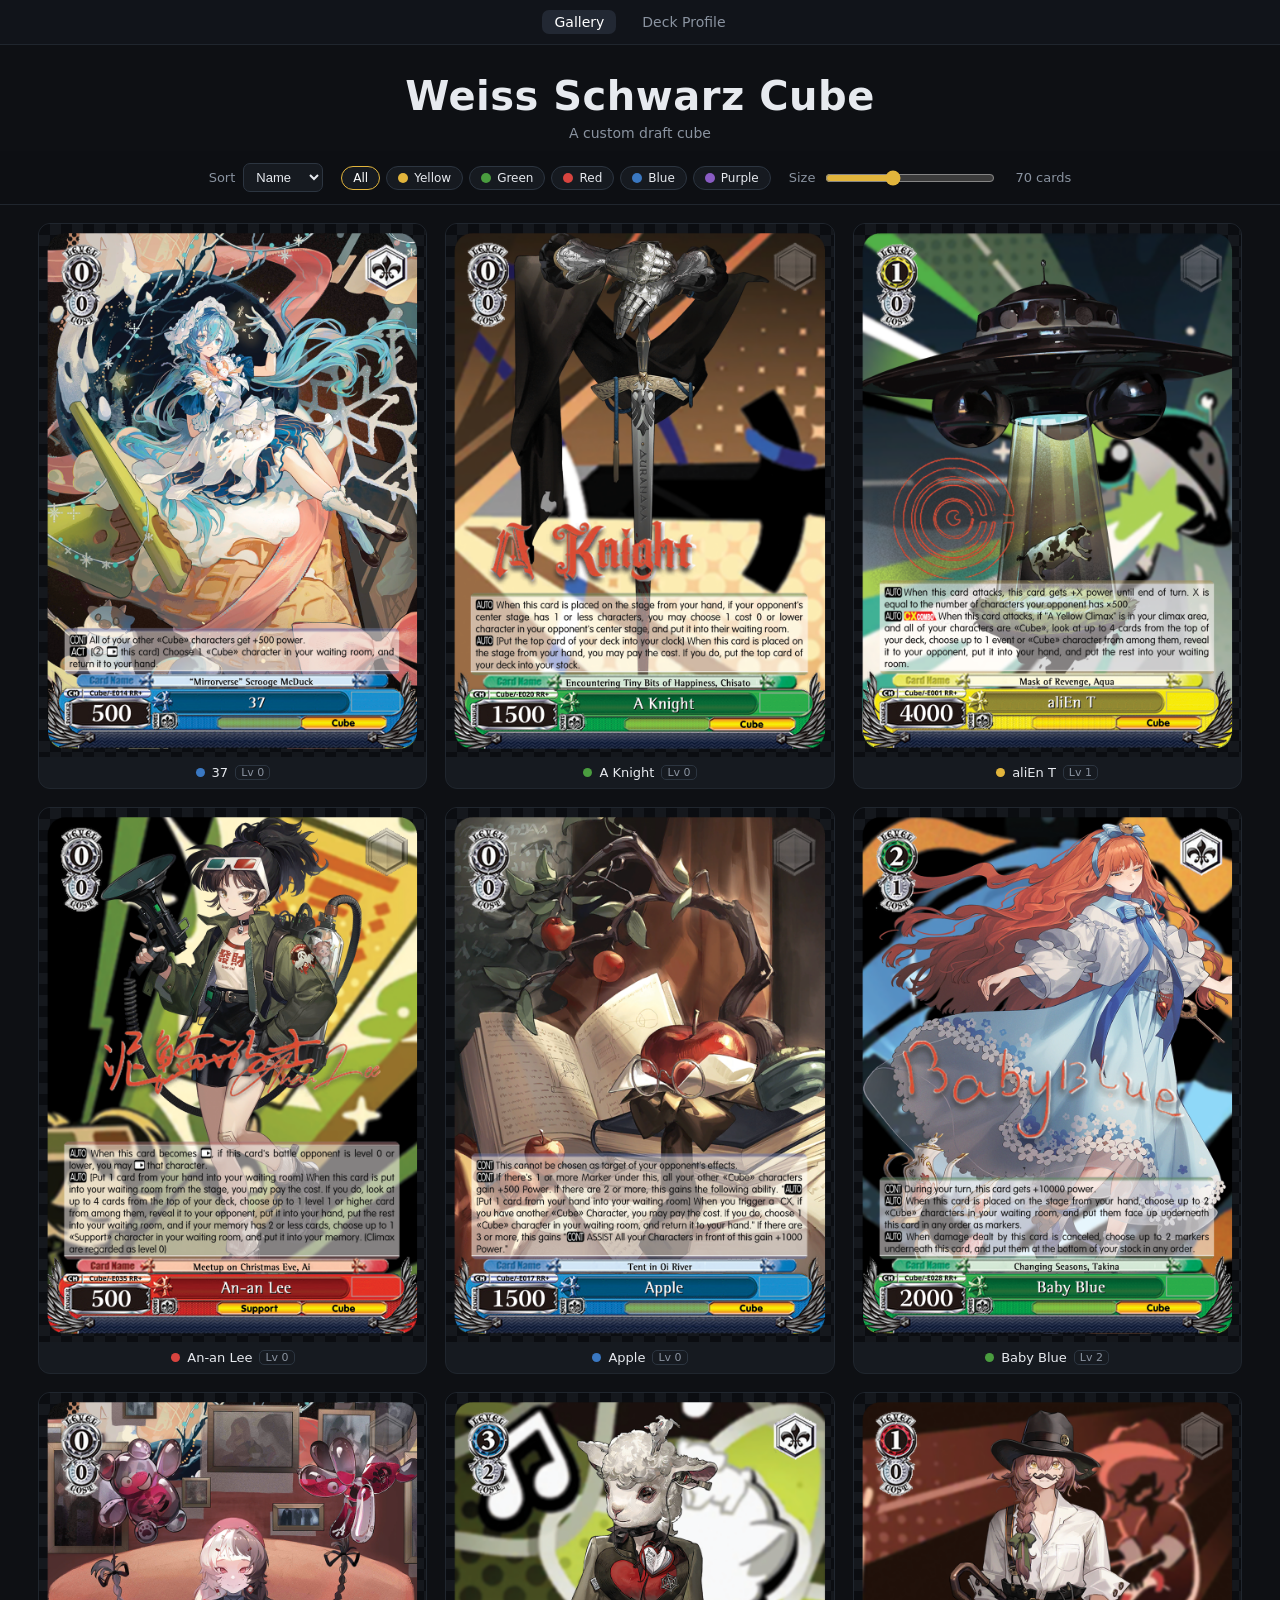
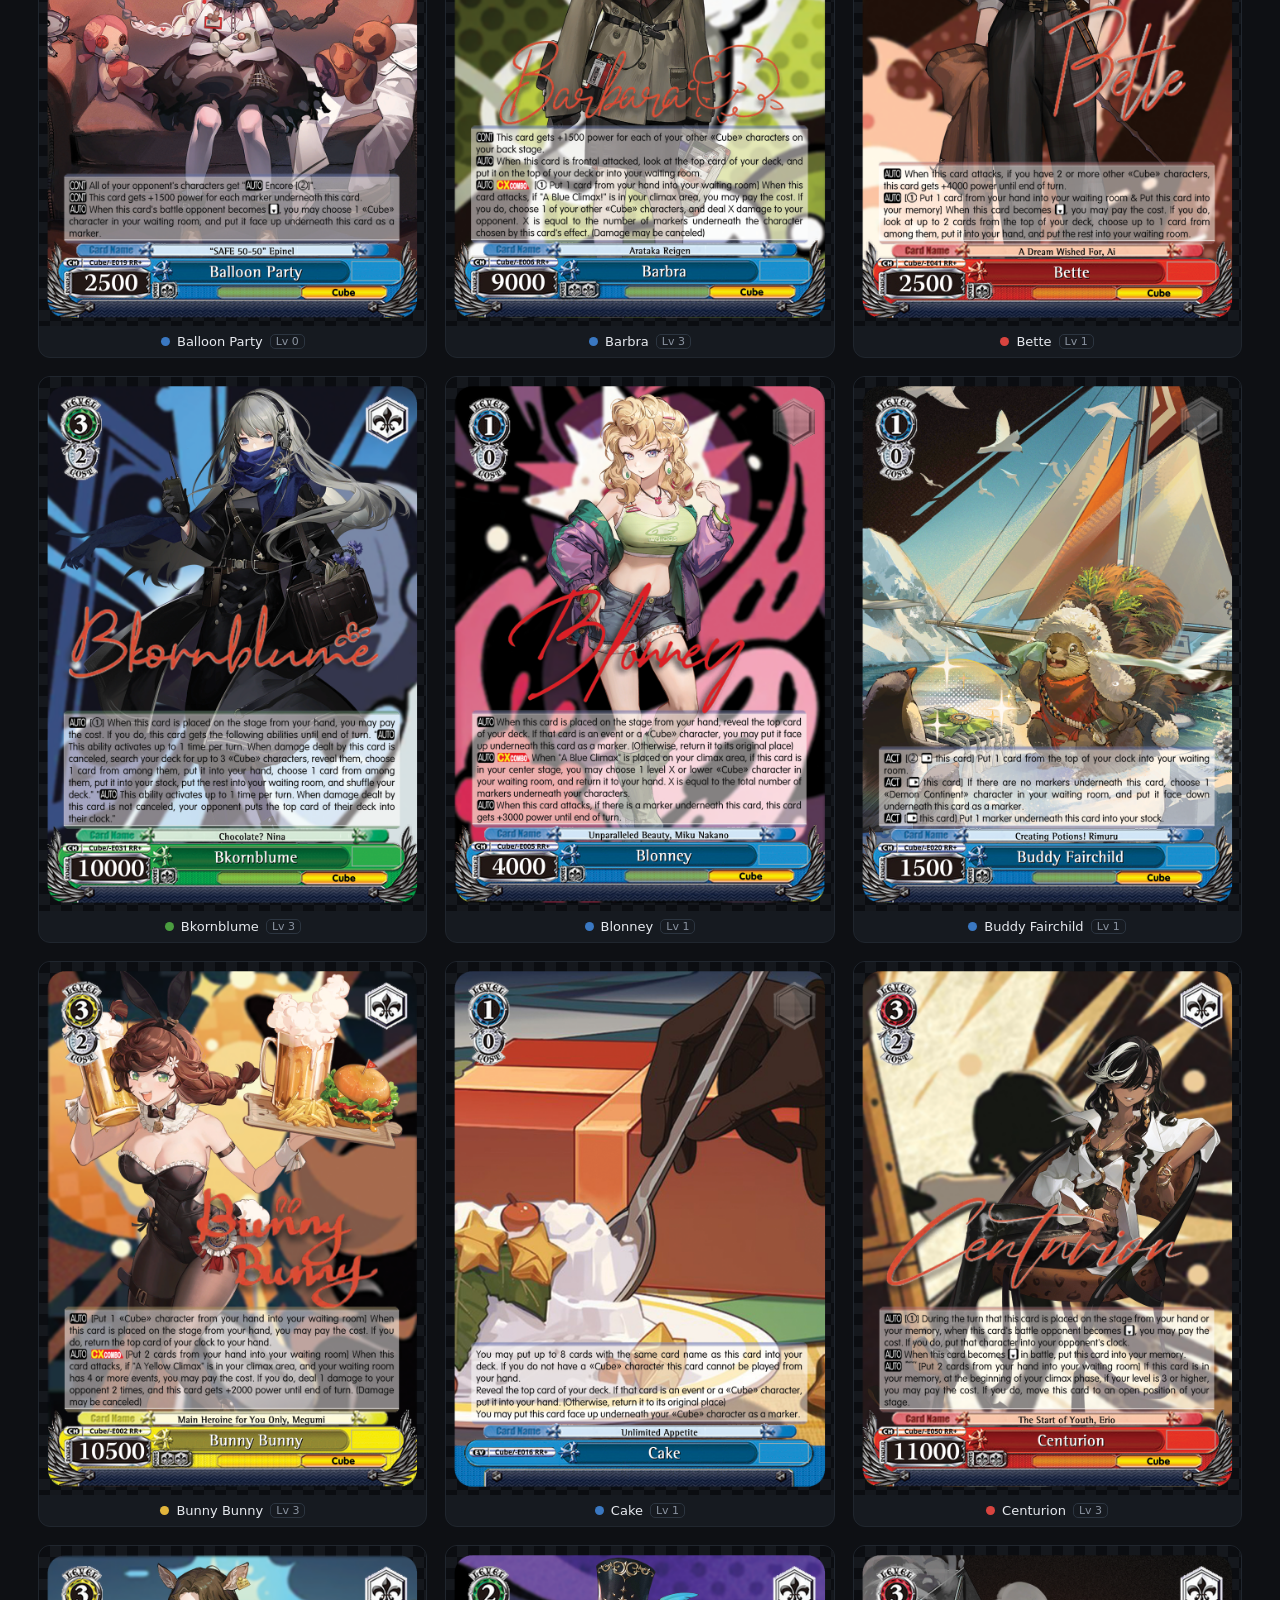
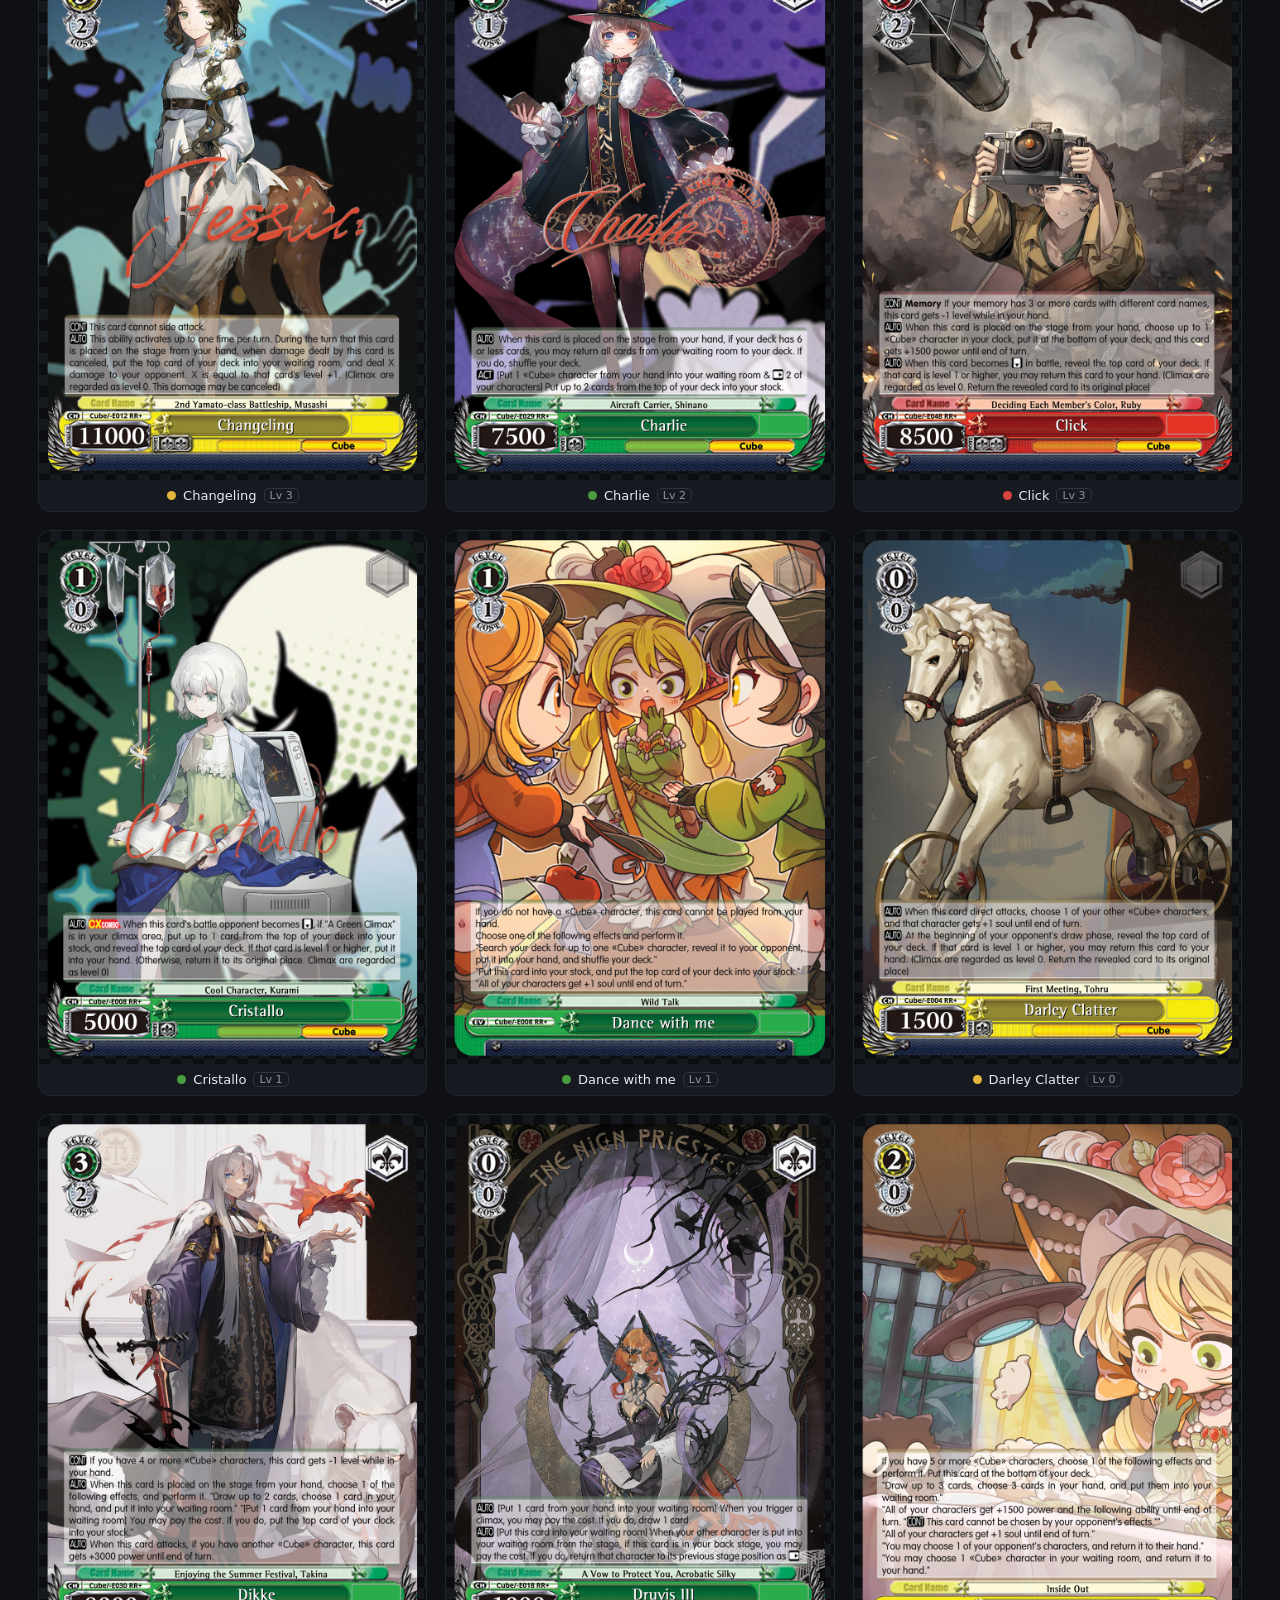
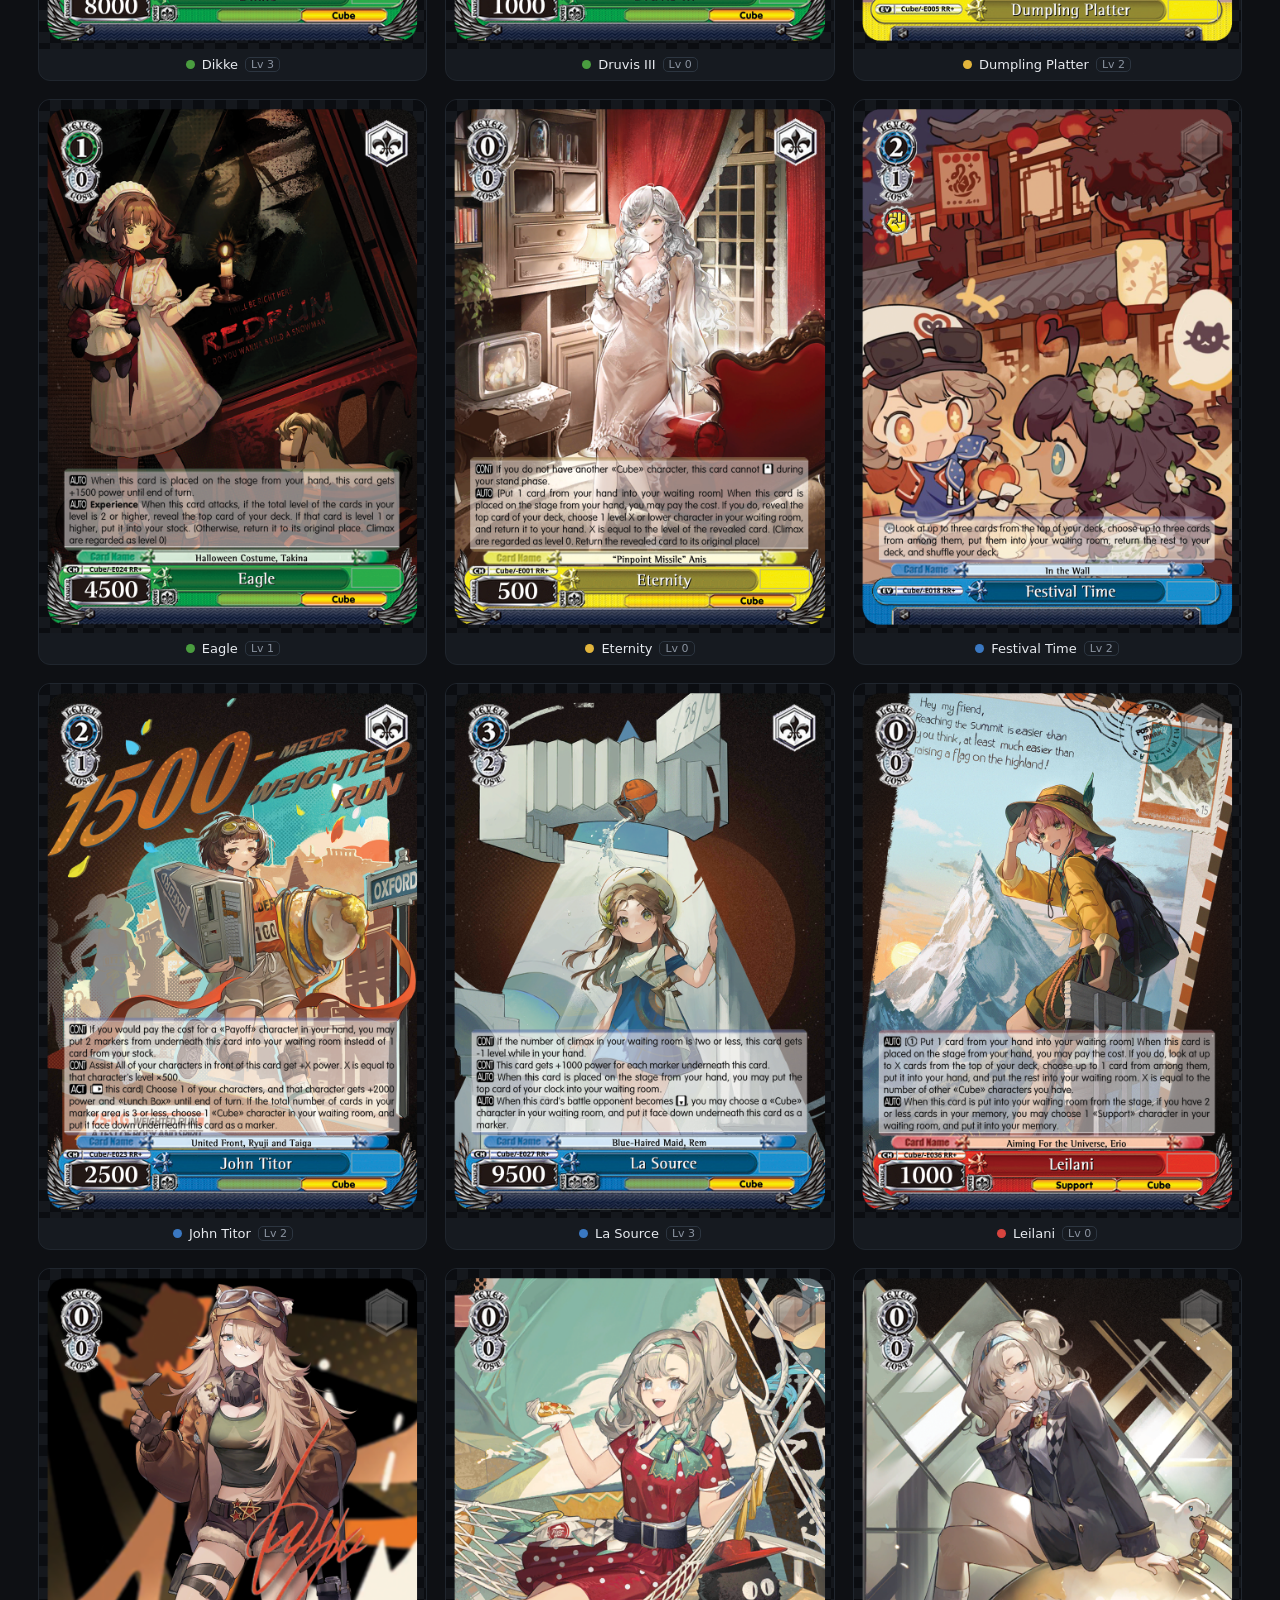
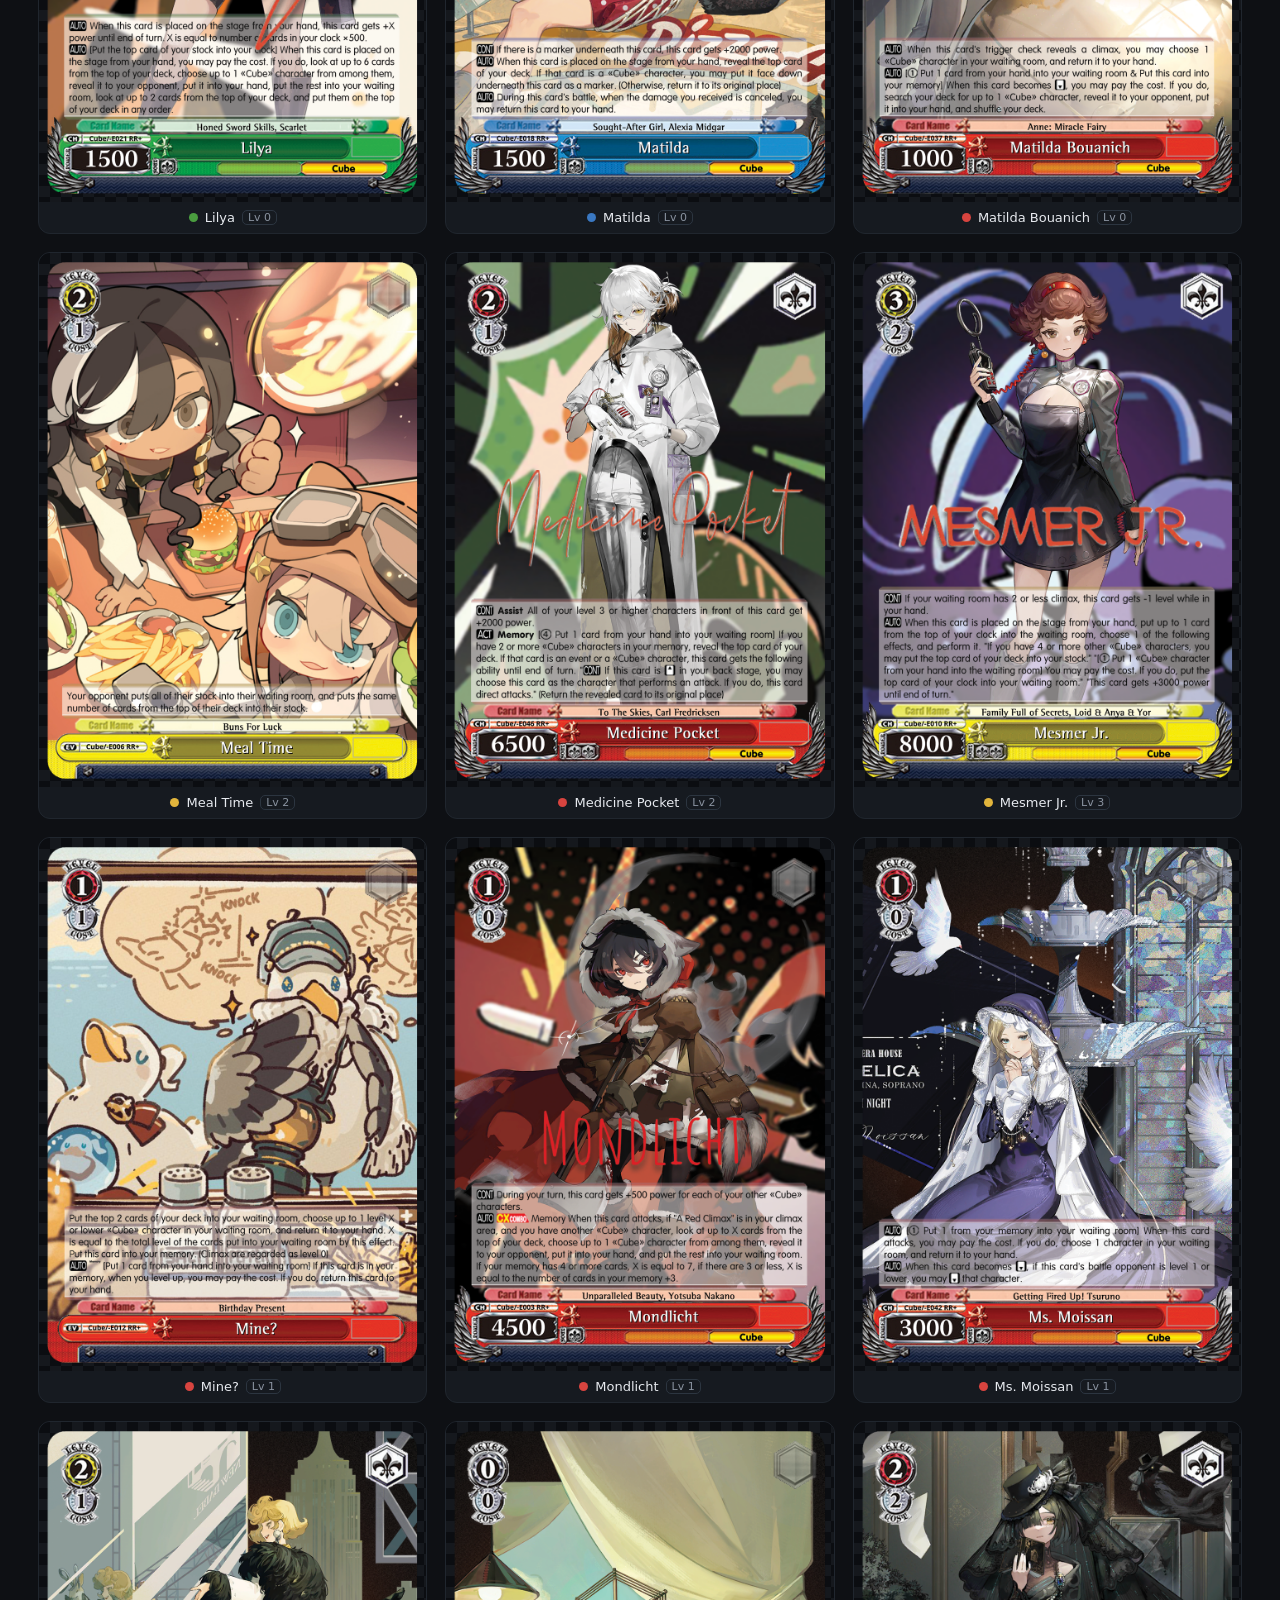
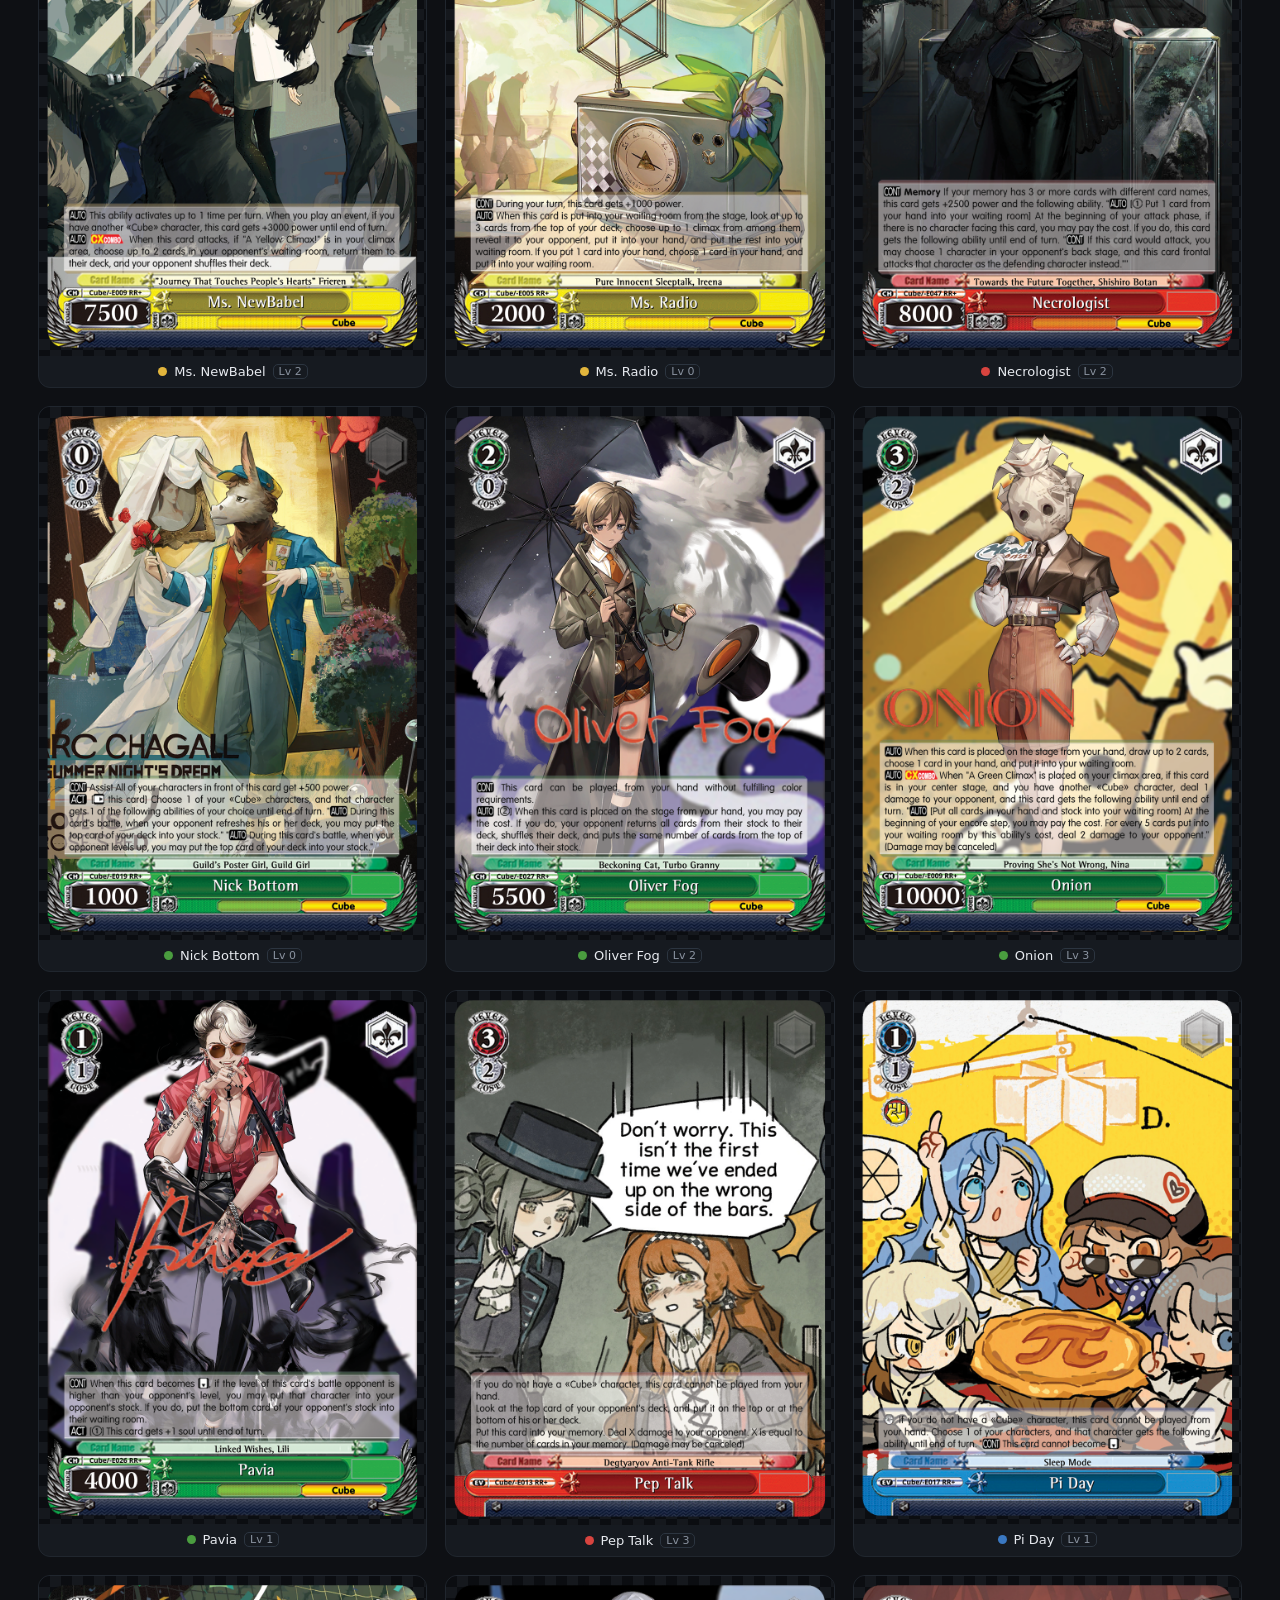
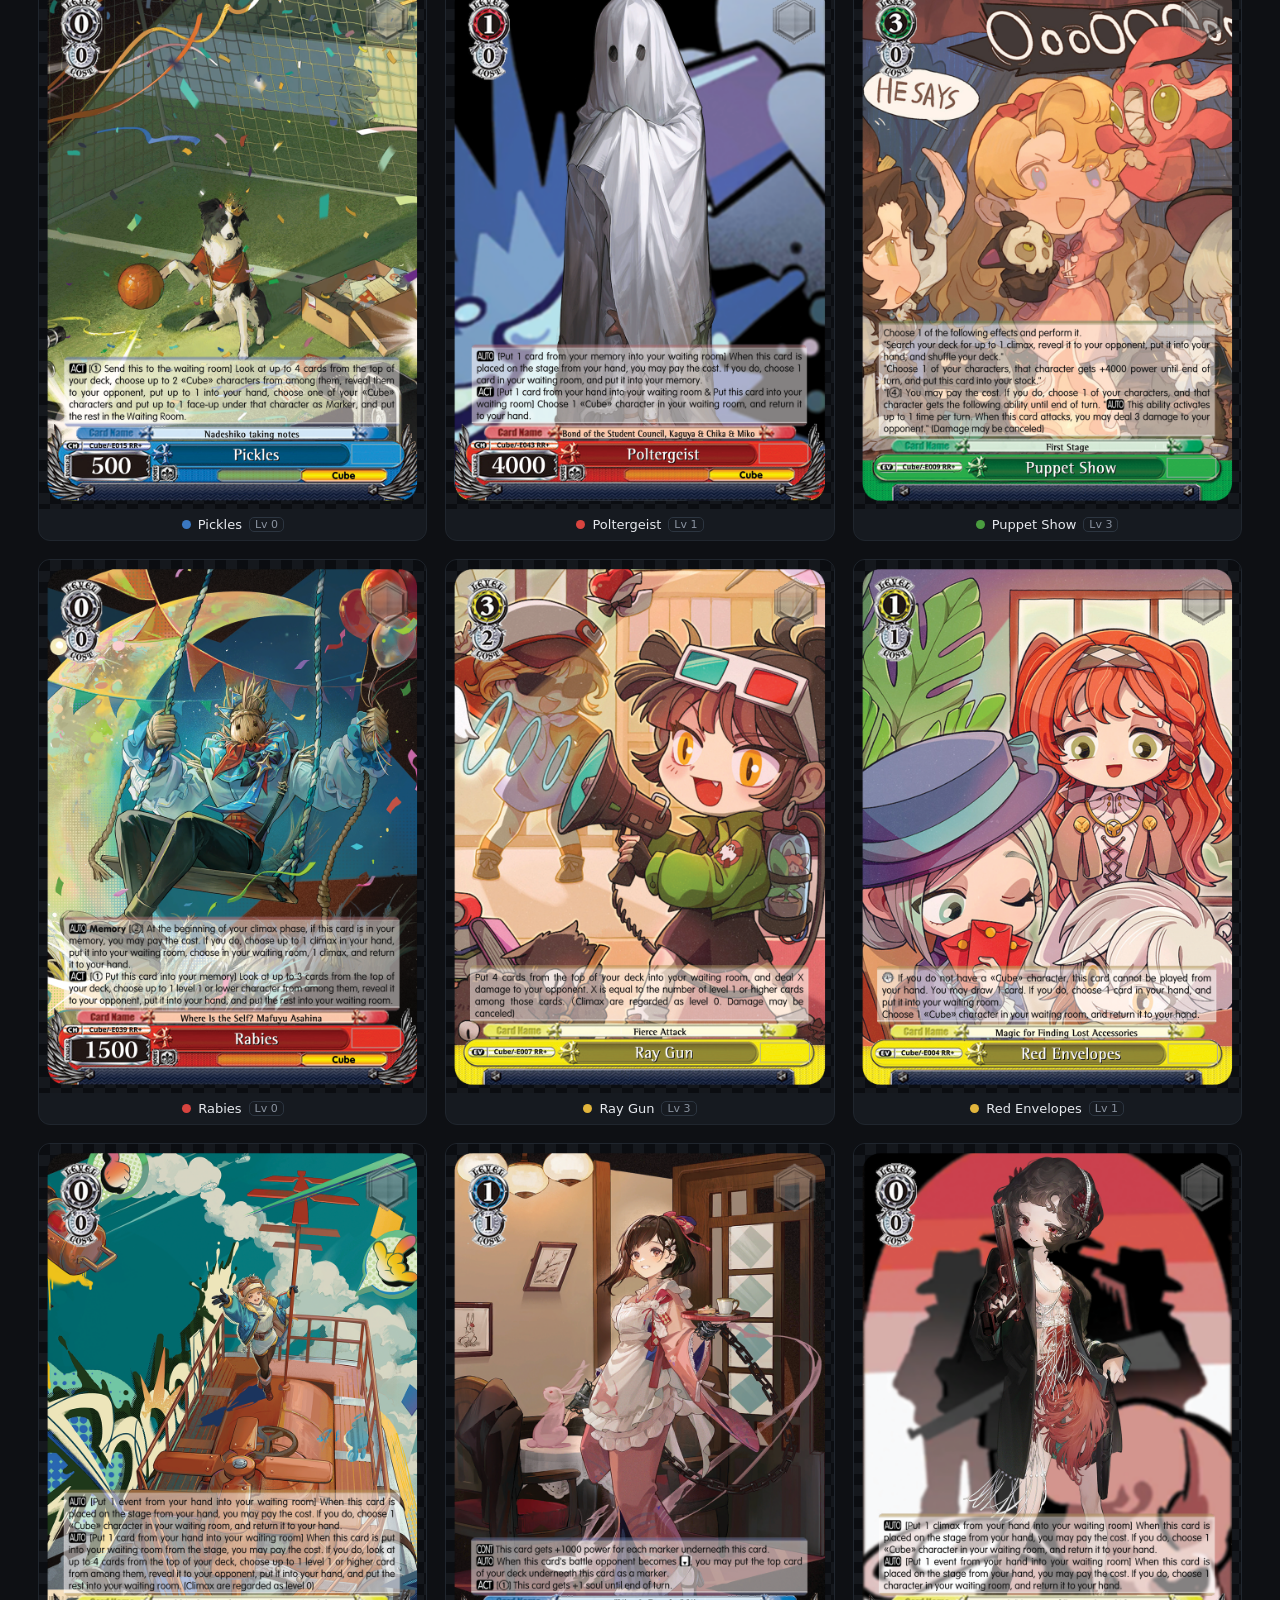
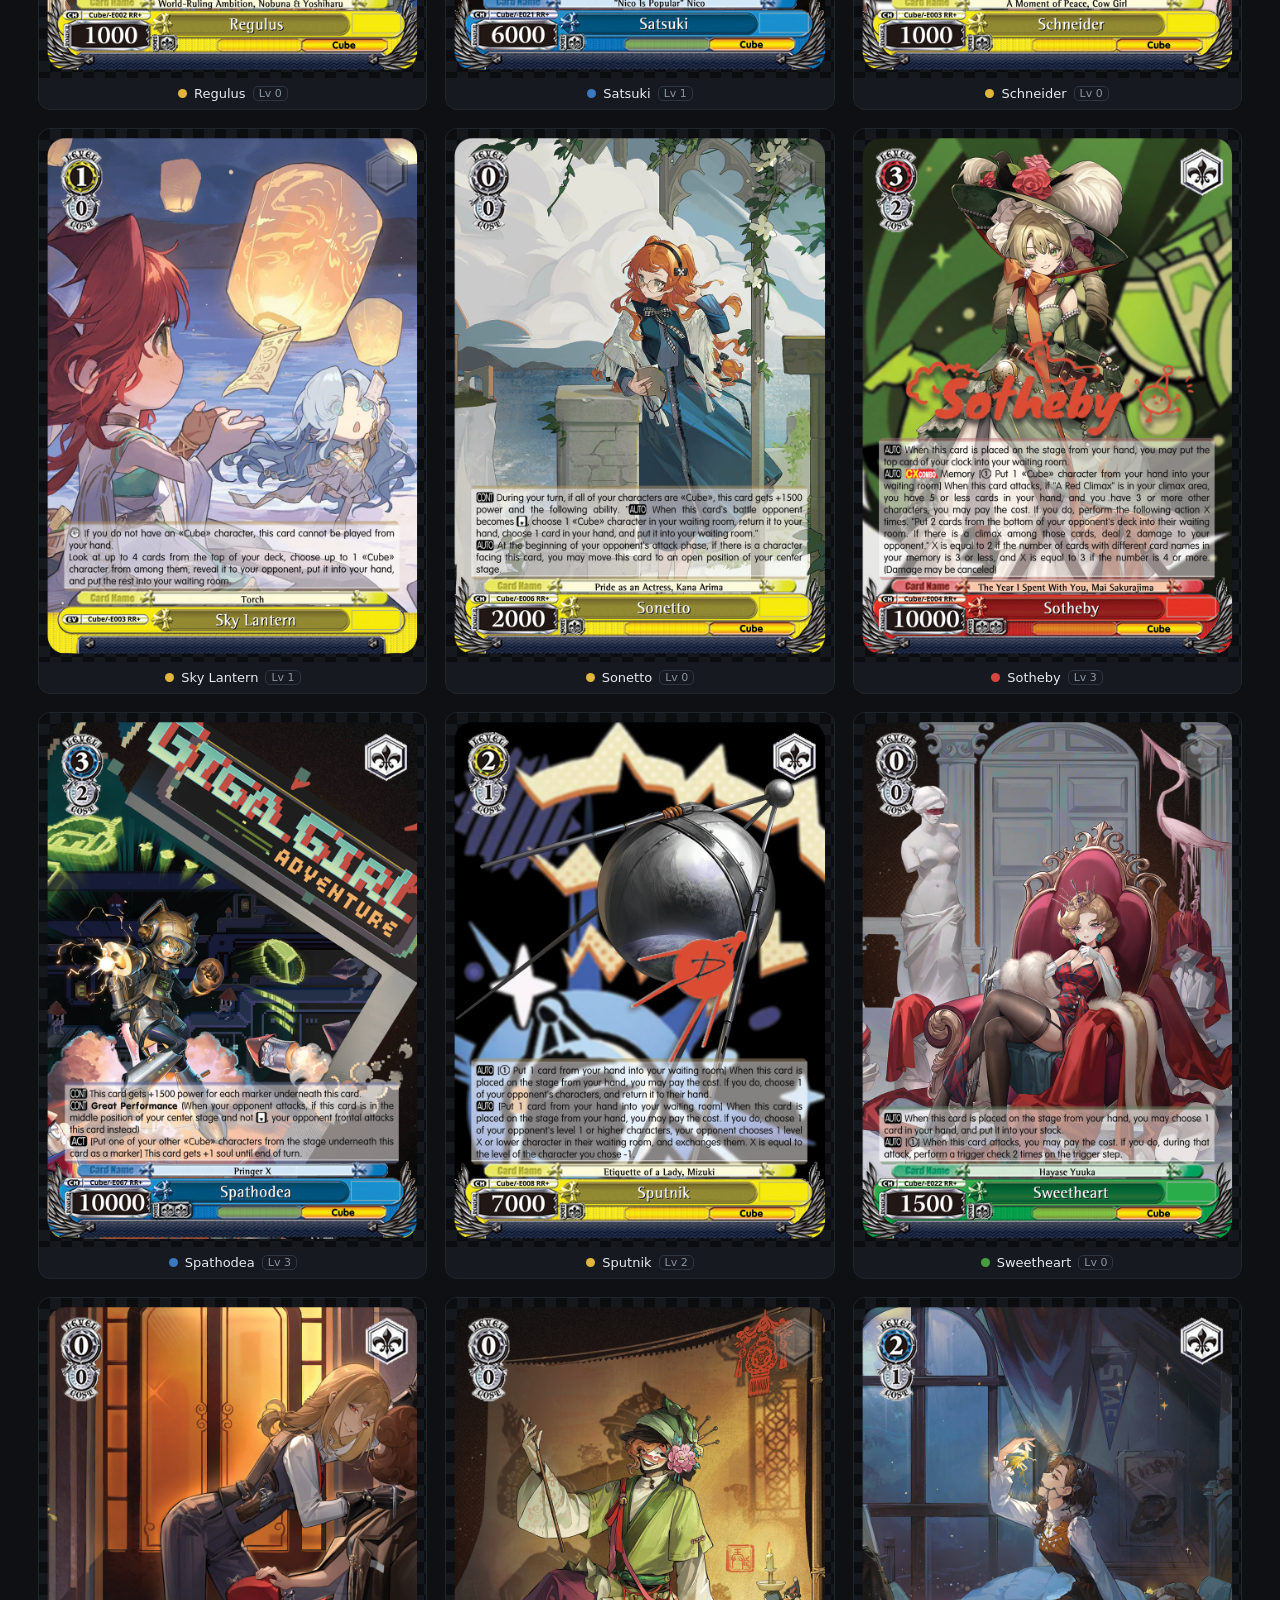
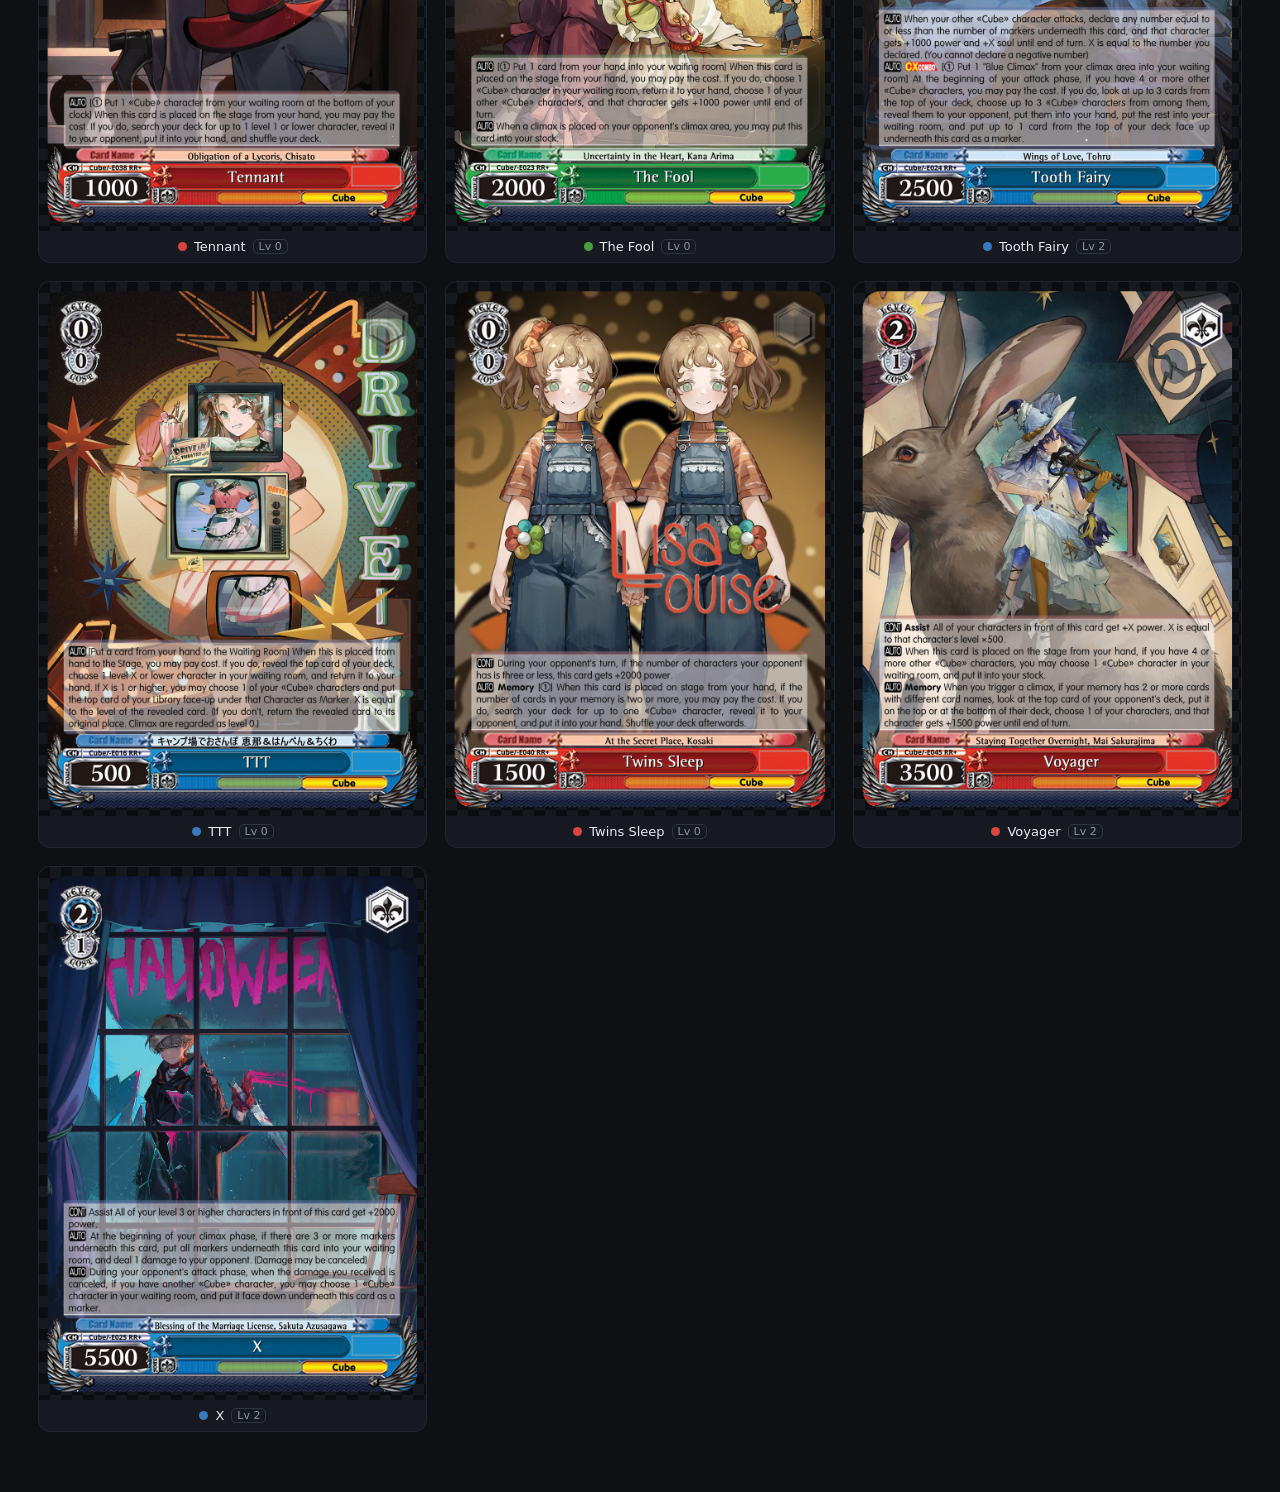
<file: index.html>
<!DOCTYPE html>
<html lang="en">
<head>
<meta charset="utf-8">
<meta name="viewport" content="width=device-width, initial-scale=1">
<title>Weiss Schwarz Cube</title>
<link rel="stylesheet" href="style.css">
<style>
nav{display:flex;gap:14px;justify-content:center;padding:10px;border-bottom:1px solid #20262e;background:#11141a}
nav a{color:#8a93a0;text-decoration:none;font-size:14px;padding:4px 12px;border-radius:7px}
nav a.active{color:#fff;background:#222833}
nav a:hover{color:#fff}
</style>
</head>
<body>
<nav><a href="index.html" class="active">Gallery</a><a href="deck.html">Deck Profile</a></nav>
<header>
  <h1>Weiss Schwarz Cube</h1>
  <p>A custom draft cube</p>
</header>
<div class="controls">
  <label>Sort
    <select id="sort">
      <option value="name">Name</option>
      <option value="color">Color</option>
      <option value="levelup">Level &uarr;</option>
      <option value="leveldown">Level &darr;</option>
    </select>
  </label>
  <div class="chips">
    <span class="chip active" data-color="all">All</span>
    <span class="chip" data-color="yellow"><span class="dot" style="background:#e2b53c"></span>Yellow</span>
    <span class="chip" data-color="green"><span class="dot" style="background:#4a9d3f"></span>Green</span>
    <span class="chip" data-color="red"><span class="dot" style="background:#d8443f"></span>Red</span>
    <span class="chip" data-color="blue"><span class="dot" style="background:#3a78c2"></span>Blue</span>
    <span class="chip" data-color="purple"><span class="dot" style="background:#8a5cc4"></span>Purple</span>
  </div>
  <label>Size <input id="size" type="range" min="160" max="520" value="300" step="10"></label>
  <span class="count" id="count"></span>
</div>
<main><div class="grid" id="grid"></div></main>
<div class="lb" id="lb">
  <button class="close" id="lbClose">&times;</button>
  <button class="nav prev" id="lbPrev">&#10094;</button>
  <img id="lbImg" alt="">
  <button class="nav next" id="lbNext">&#10095;</button>
  <div class="lbcap" id="lbCap"></div>
</div>
<script src="cards.js"></script>
<script src="app.js"></script>
</body>
</html>
</file>
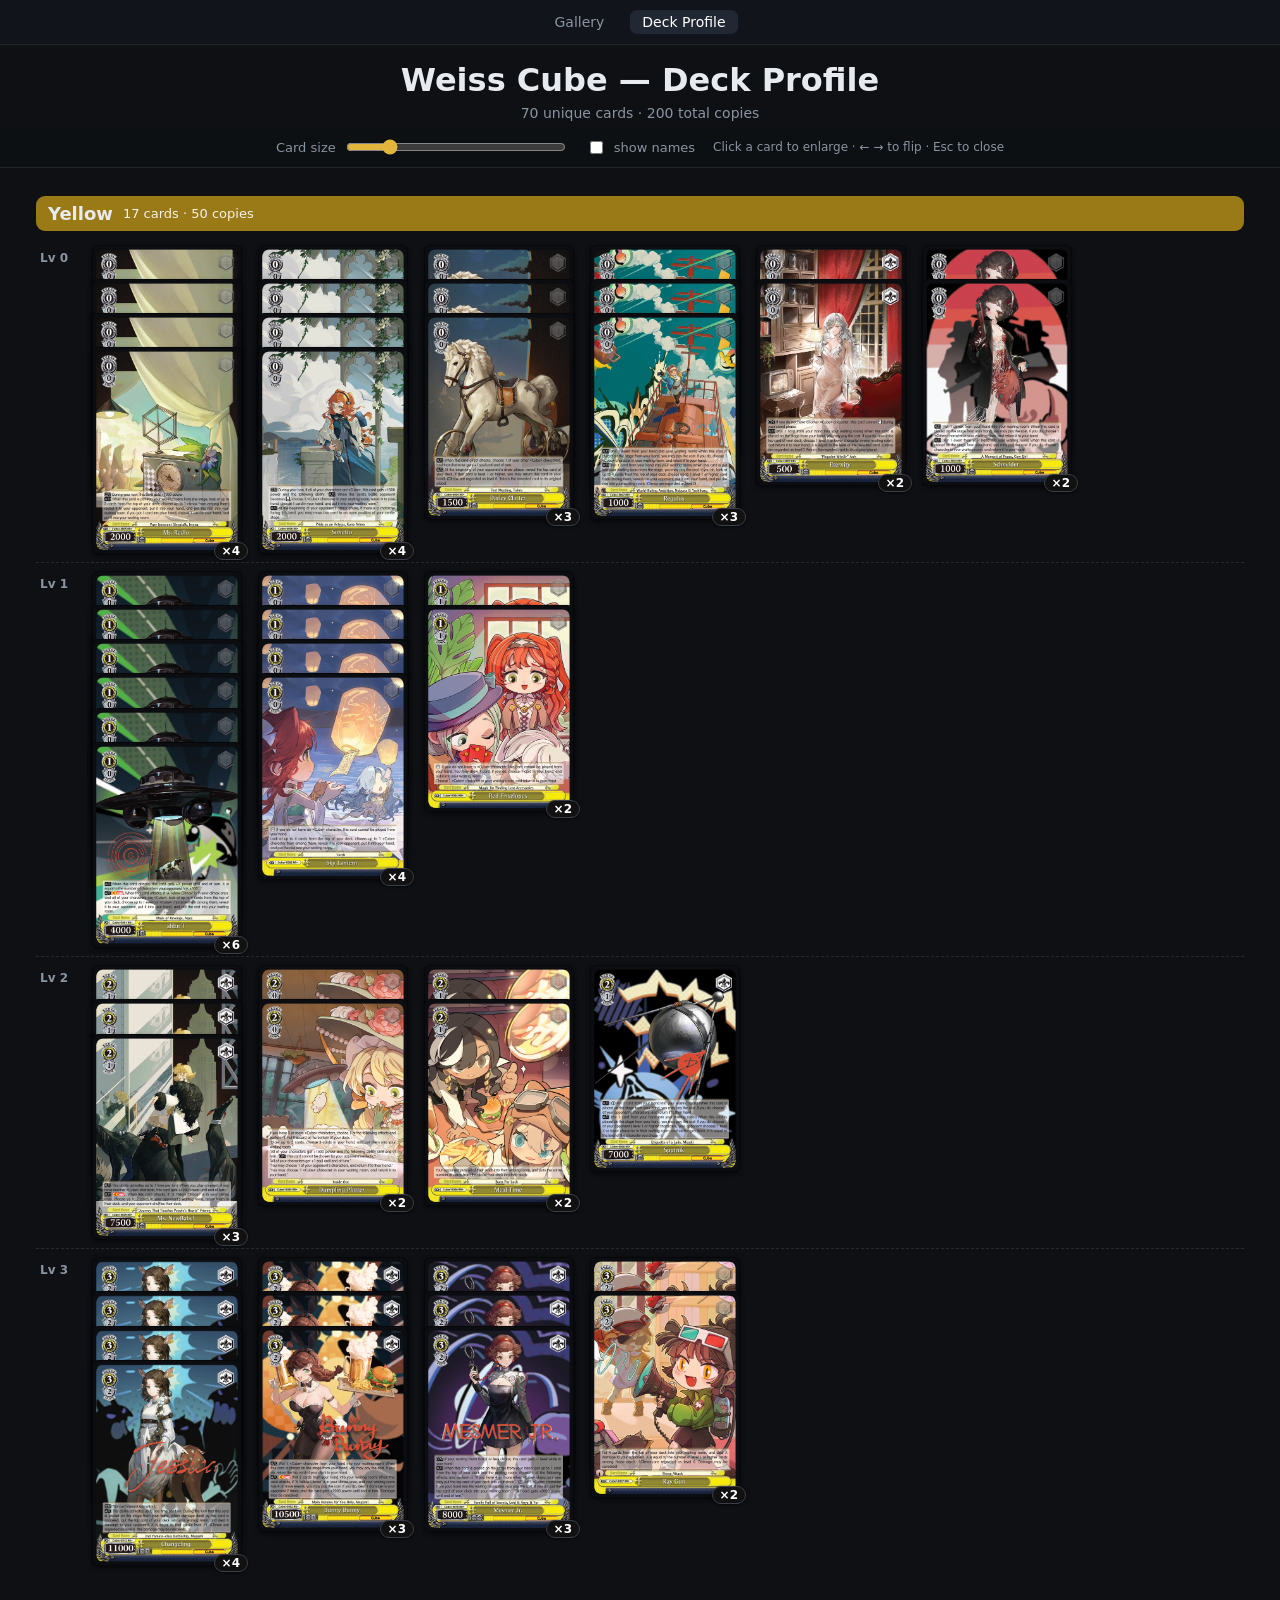
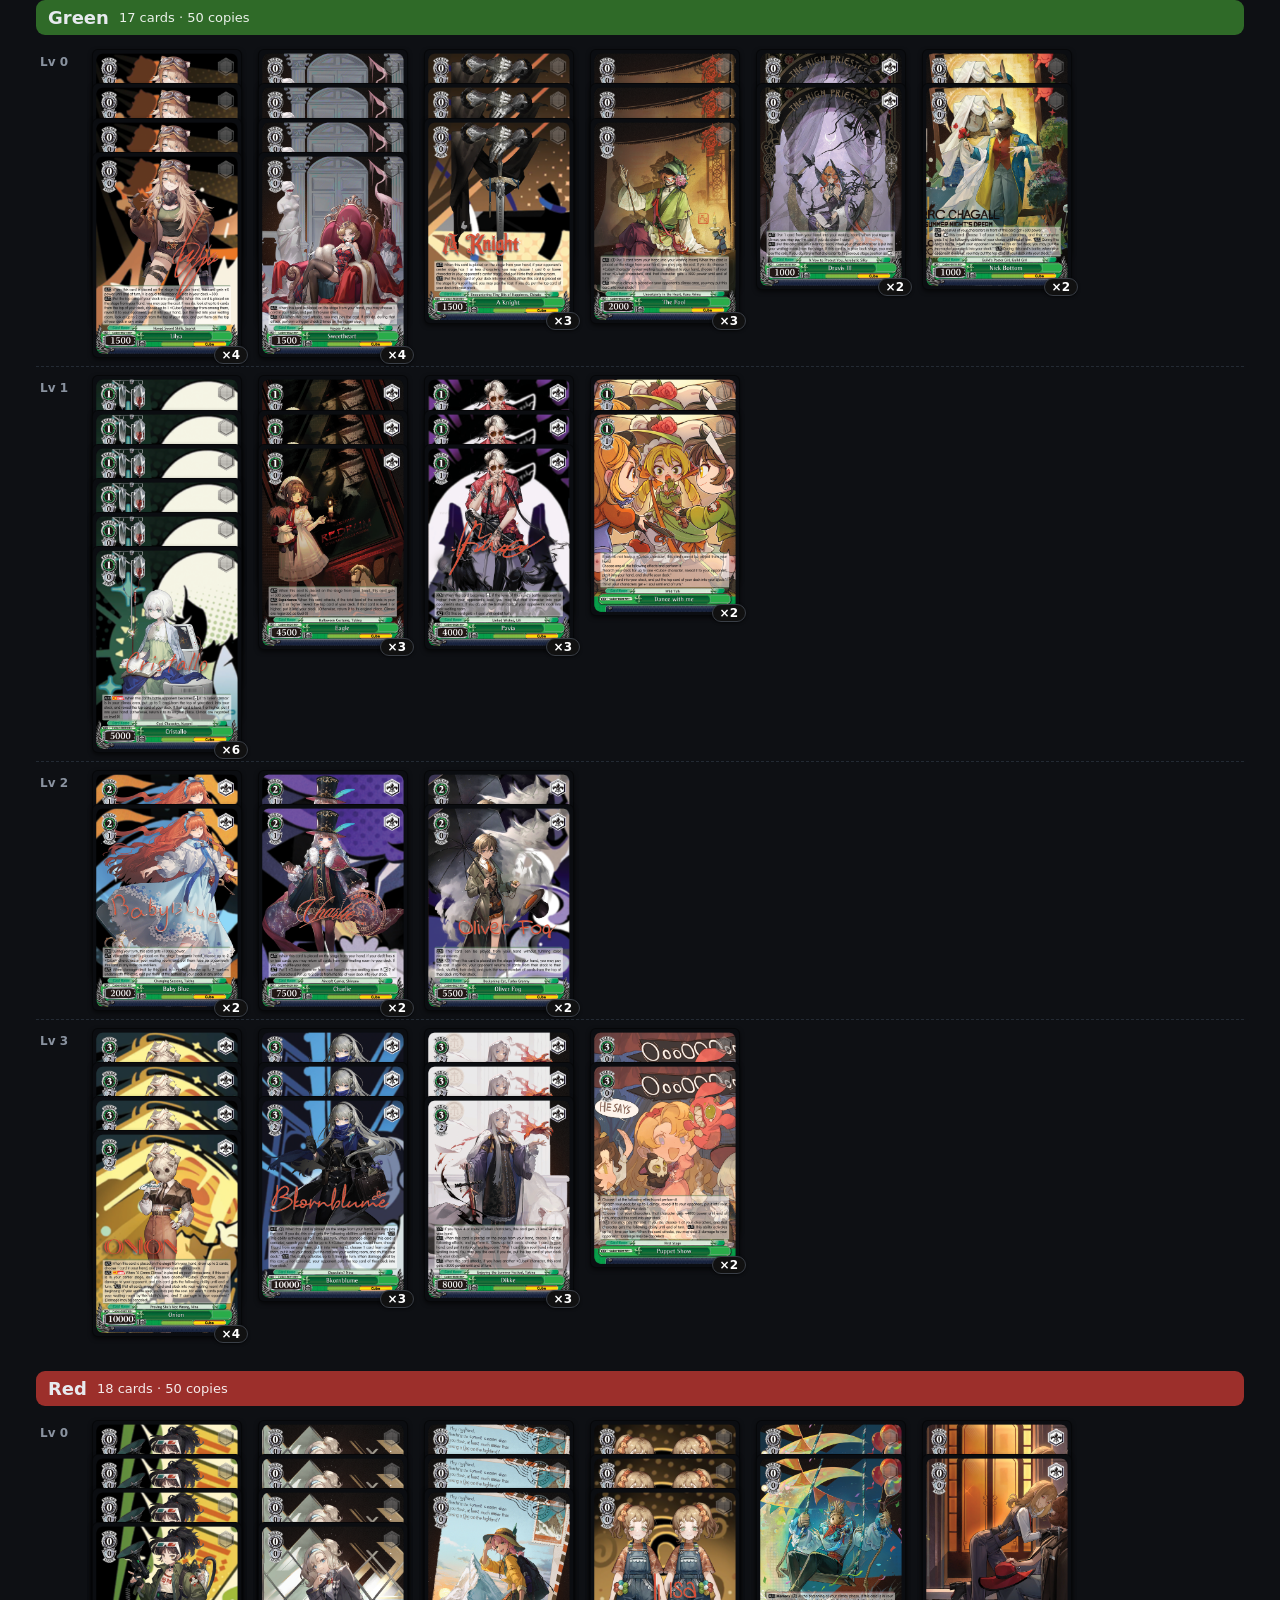
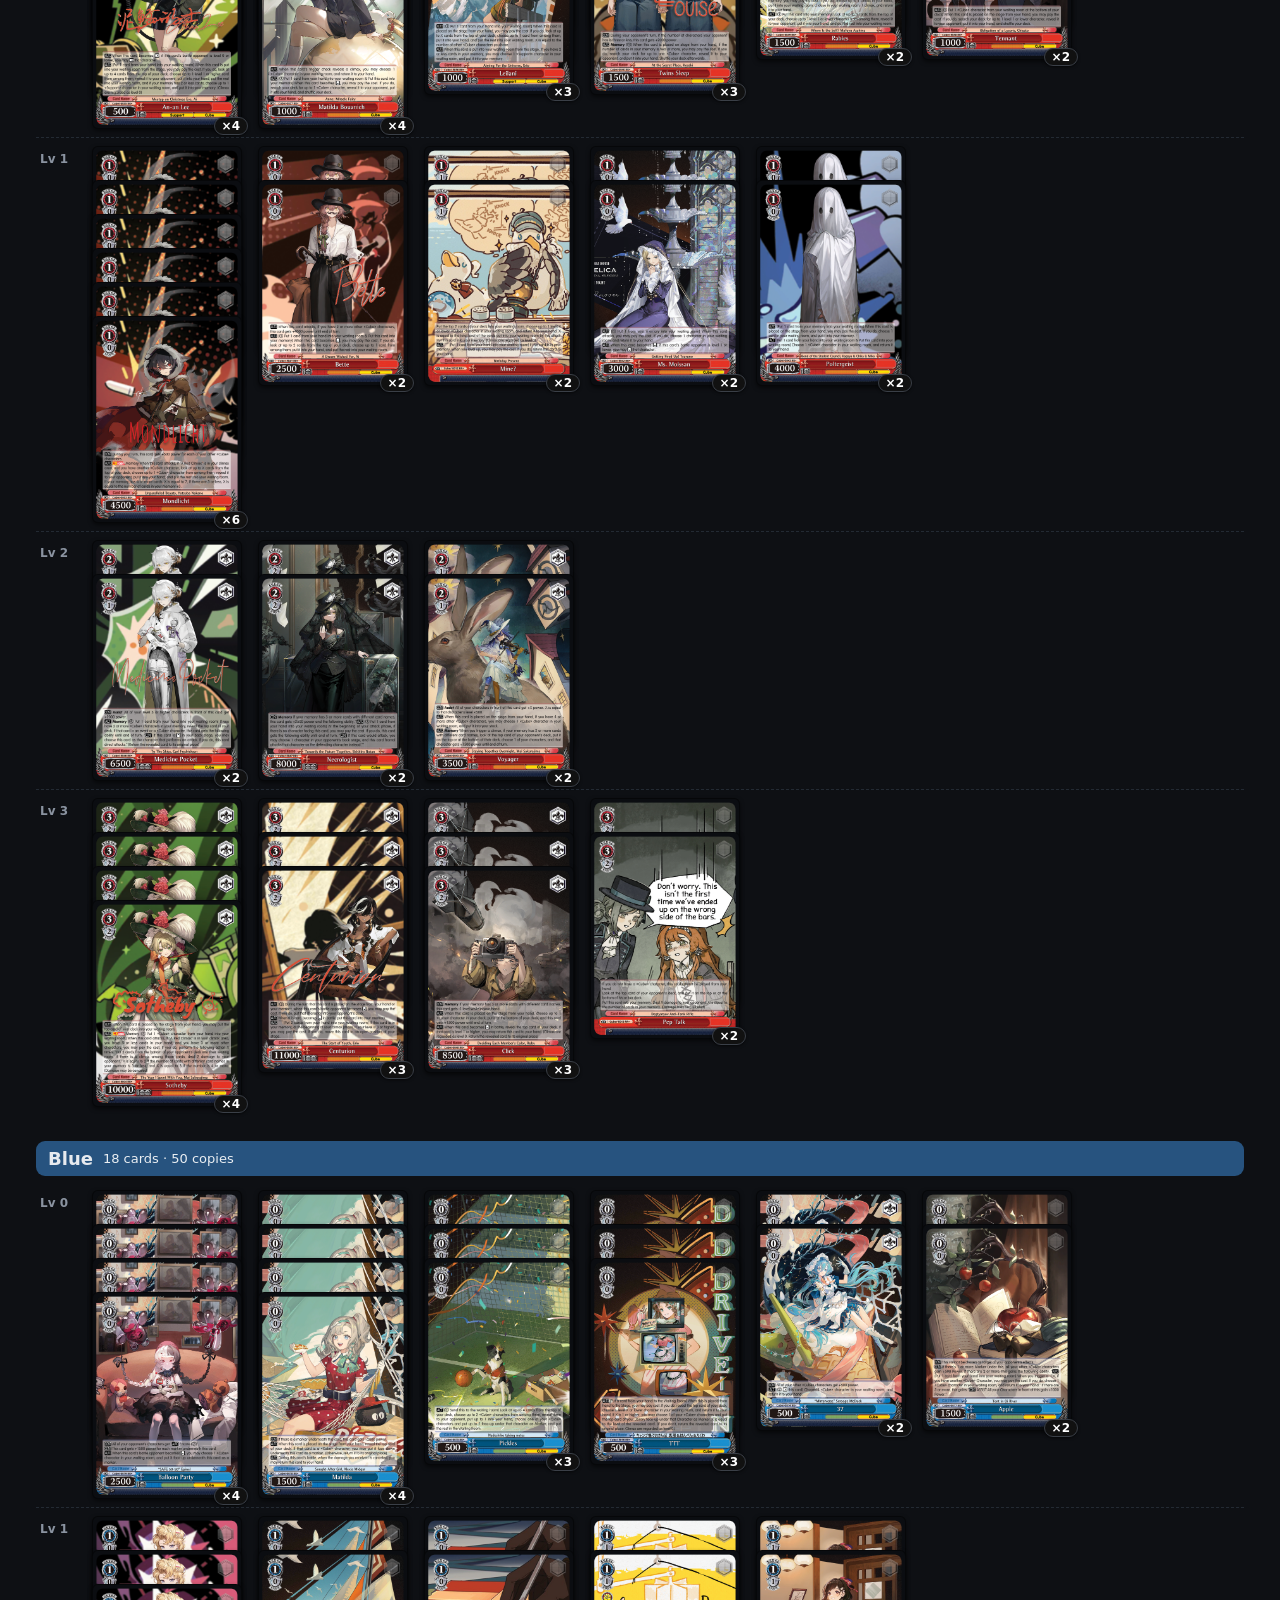
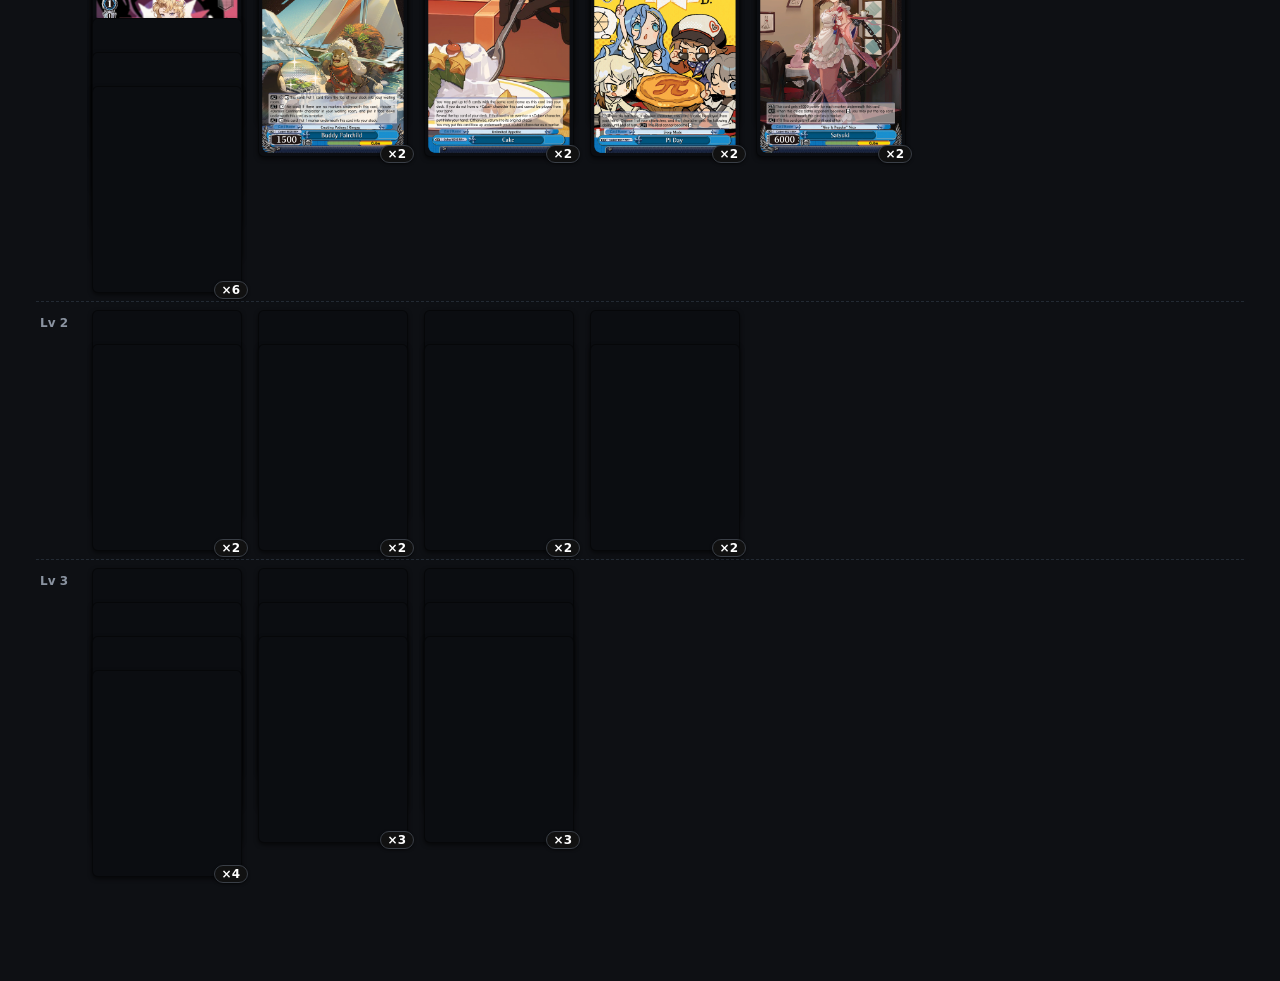
<file: deck.html>
<!DOCTYPE html>
<html lang="en">
<head>
<meta charset="utf-8">
<meta name="viewport" content="width=device-width, initial-scale=1">
<title>Weiss Cube — Deck Profile</title>
<style>
:root{--cw:150px;--ch:calc(var(--cw)*1290/936);--off:calc(var(--ch)*0.165);
 --bg:#0e1014;--panel:#161a20;--text:#e7eaef;--muted:#8a93a0;--accent:#e2b53c}
*{box-sizing:border-box}
body{margin:0;background:var(--bg);color:var(--text);font-family:ui-sans-serif,system-ui,"Segoe UI",Roboto,Arial,sans-serif}
nav{display:flex;gap:14px;justify-content:center;padding:10px;border-bottom:1px solid #20262e;background:#11141a}
nav a{color:var(--muted);text-decoration:none;font-size:14px;padding:4px 12px;border-radius:7px}
nav a.active{color:#fff;background:#222833}
nav a:hover{color:#fff}
header{padding:16px 24px 6px;text-align:center}
header h1{margin:0;font-size:clamp(22px,3.5vw,32px)}
header p{margin:6px 0 0;color:var(--muted);font-size:14px}
.controls{position:sticky;top:0;z-index:30;background:rgba(14,16,20,.94);backdrop-filter:blur(6px);
 border-bottom:1px solid #20262e;display:flex;gap:18px;justify-content:center;align-items:center;padding:10px;flex-wrap:wrap}
.controls label{color:var(--muted);font-size:13px;display:flex;align-items:center;gap:8px}
.controls input[type=range]{width:220px;accent-color:var(--accent)}
.hint{color:var(--muted);font-size:12px}
main{padding:10px clamp(10px,3vw,36px) 70px}
.colorsec{margin:18px 0 26px}
.colorhdr{display:flex;align-items:center;gap:10px;font-size:18px;font-weight:600;margin:0 0 6px;padding:7px 12px;border-radius:9px}
.colorhdr .sub{font-weight:400;font-size:13px;color:rgba(255,255,255,.9)}
.lvrow{display:flex;align-items:flex-start;gap:6px;padding:8px 4px;border-bottom:1px dashed #232a33}
.lvrow:last-child{border-bottom:0}
.lvlab{flex:0 0 46px;color:var(--muted);font-size:12px;font-weight:600;padding-top:6px}
.stacks{display:flex;flex-wrap:wrap;gap:12px 16px;align-items:flex-start}
.stack{position:relative;width:var(--cw);cursor:pointer}
.stack img{position:absolute;left:0;width:var(--cw);height:var(--ch);border-radius:6px;object-fit:cover;
 background:#0b0d11;border:1px solid rgba(0,0,0,.45);box-shadow:0 2px 4px rgba(0,0,0,.55)}
.stack:hover img{outline:2px solid var(--accent)}
.stack .cnt{position:absolute;right:-6px;bottom:-6px;z-index:999;background:#111;border:1px solid #3a3f47;color:#fff;
 font-size:12px;font-weight:700;border-radius:11px;padding:1px 7px;box-shadow:0 1px 3px rgba(0,0,0,.6)}
.stack .nm{position:absolute;left:0;right:0;bottom:-17px;z-index:998;text-align:center;font-size:10px;color:var(--muted);
 white-space:nowrap;overflow:hidden;text-overflow:ellipsis}
/* lightbox */
.lb{position:fixed;inset:0;background:rgba(6,7,9,.95);display:none;align-items:center;justify-content:center;z-index:2000}
.lb.open{display:flex}
.lb img{max-width:78vw;max-height:92vh;object-fit:contain;border-radius:10px;box-shadow:0 20px 60px rgba(0,0,0,.7)}
.lbframe{position:relative;display:inline-block;line-height:0}
.lbcnt{position:absolute;right:14px;bottom:14px;width:58px;height:58px;border-radius:50%;background:rgba(17,17,17,.92);border:2px solid #fff;color:#fff;font-weight:800;font-size:20px;display:flex;align-items:center;justify-content:center;box-shadow:0 2px 8px rgba(0,0,0,.6);line-height:1}
.lb .nav{position:absolute;top:64px;bottom:0;width:16vw;min-width:60px;border:0;background:transparent;color:#fff;font-size:46px;cursor:pointer;opacity:.5}
.lb .nav:hover{opacity:1}
.lb .prev{left:0}.lb .next{right:0}
.lb .close{position:absolute;top:14px;right:20px;z-index:20;background:transparent;border:0;color:#fff;font-size:34px;cursor:pointer;opacity:.75}
.lb .close:hover{opacity:1}
.lb .cap{position:absolute;bottom:14px;left:0;right:0;text-align:center;color:#e7eaef;font-size:15px;text-shadow:0 1px 4px #000}
.lb .cap b{font-size:16px}
@media (max-width:640px){.lb img{max-width:94vw}.lb .nav{font-size:32px;min-width:44px}}
</style>
</head>
<body>
<nav><a href="index.html">Gallery</a><a href="deck.html" class="active">Deck Profile</a></nav>
<header>
  <h1>Weiss Cube — Deck Profile</h1>
  <p id="sum"></p>
</header>
<div class="controls">
  <label>Card size <input id="size" type="range" min="100" max="380" value="150" step="5"></label>
  <label><input type="checkbox" id="names"> show names</label>
  <span class="hint">Click a card to enlarge · ← → to flip · Esc to close</span>
</div>
<main id="main"></main>
<div class="lb" id="lb">
  <button class="close" id="lbClose">&times;</button>
  <button class="nav prev" id="lbPrev">&#10094;</button>
  <div class="lbframe"><img id="lbImg" alt=""><span class="lbcnt" id="lbCnt"></span></div>
  <button class="nav next" id="lbNext">&#10095;</button>
  <div class="cap" id="lbCap"></div>
</div>
<script src="cards.js"></script>
<script>
const DIR = window.DIR || "pngs/";
const CARDS = window.CARDS || [];
const ORDER = window.COLOR_ORDER || ["yellow","green","red","blue","purple"];
const COLHEX = { yellow:"#9a7a16", green:"#2f6a28", red:"#9c2f2b", blue:"#27537f", purple:"#5d3f86", unknown:"#444" };
const src = f => DIR + encodeURIComponent(f);
const main = document.getElementById("main");
let flat = [];               // display-ordered card list (for lightbox nav)

function build(){
  main.innerHTML=""; flat=[];
  const showNames = document.getElementById("names").checked;
  let totCards=0, totCopies=0;
  ORDER.concat(["unknown"]).forEach(col=>{
    const list = CARDS.filter(c=>c.color===col);
    if(!list.length) return;
    const copies = list.reduce((s,c)=>s+(c.copies||1),0);
    totCards+=list.length; totCopies+=copies;
    const sec=document.createElement("section"); sec.className="colorsec";
    const hdr=document.createElement("div"); hdr.className="colorhdr"; hdr.style.background=COLHEX[col];
    hdr.innerHTML = col.charAt(0).toUpperCase()+col.slice(1)+' <span class="sub">'+list.length+' cards · '+copies+' copies</span>';
    sec.appendChild(hdr);
    const levels=[...new Set(list.map(c=>c.level))].sort((a,b)=>(a==null?99:a)-(b==null?99:b));
    levels.forEach(lv=>{
      const cards=list.filter(c=>c.level===lv).sort((a,b)=>(b.copies||1)-(a.copies||1)||a.name.localeCompare(b.name,undefined,{numeric:true}));
      const row=document.createElement("div"); row.className="lvrow";
      const lab=document.createElement("div"); lab.className="lvlab"; lab.textContent= lv==null?"—":"Lv "+lv;
      const stacks=document.createElement("div"); stacks.className="stacks";
      cards.forEach(c=>{
        const idx=flat.length; flat.push(c);
        const n=Math.max(1,c.copies||1);
        const st=document.createElement("div"); st.className="stack";
        st.style.height="calc(var(--ch) + "+(n-1)+" * var(--off))";
        st.style.marginBottom = showNames ? "20px" : "0";
        for(let i=0;i<n;i++){
          const img=document.createElement("img");
          img.loading="lazy"; img.src=src(c.file); img.alt=c.name;
          img.style.top="calc("+i+" * var(--off))"; img.style.zIndex=i;
          st.appendChild(img);
        }
        if(n>1){const b=document.createElement("span");b.className="cnt";b.textContent="×"+n;st.appendChild(b);}
        if(showNames){const nm=document.createElement("div");nm.className="nm";nm.textContent=c.name;st.appendChild(nm);}
        st.addEventListener("click",()=>openLb(idx));
        stacks.appendChild(st);
      });
      row.appendChild(lab); row.appendChild(stacks); sec.appendChild(row);
    });
    main.appendChild(sec);
  });
  document.getElementById("sum").textContent = totCards+" unique cards · "+totCopies+" total copies";
}
// lightbox
const lb=document.getElementById("lb"), lbImg=document.getElementById("lbImg"), lbCap=document.getElementById("lbCap");
let cur=0;
function showLb(){
  const c=flat[cur];
  lbImg.src=src(c.file); lbImg.alt=c.name; document.getElementById("lbCnt").textContent="×"+(c.copies||1);
  lbCap.innerHTML="<b>"+c.name+"</b>  ·  "+c.color.charAt(0).toUpperCase()+c.color.slice(1)+
    (c.level==null?"":" · Lv "+c.level);
}
const openLb=i=>{cur=i; showLb(); lb.classList.add("open");};
const closeLb=()=>lb.classList.remove("open");
const stepLb=d=>{cur=(cur+d+flat.length)%flat.length; showLb();};
document.getElementById("lbClose").addEventListener("click",closeLb);
document.getElementById("lbPrev").addEventListener("click",e=>{e.stopPropagation();stepLb(-1);});
document.getElementById("lbNext").addEventListener("click",e=>{e.stopPropagation();stepLb(1);});
lb.addEventListener("click",e=>{if(e.target===lb)closeLb();});
document.addEventListener("keydown",e=>{
  if(!lb.classList.contains("open"))return;
  if(e.key==="Escape")closeLb();
  else if(e.key==="ArrowLeft")stepLb(-1);
  else if(e.key==="ArrowRight")stepLb(1);
});
document.getElementById("size").addEventListener("input",e=>{document.documentElement.style.setProperty("--cw",e.target.value+"px");});
document.getElementById("names").addEventListener("change",build);
build();
</script>
</body>
</html>
</file>
<file: style.css>
:root{--tile:300px;--bg:#0e1014;--panel:#161a20;--text:#e7eaef;--muted:#8a93a0;--accent:#e2b53c}
*{box-sizing:border-box}
body{margin:0;background:var(--bg);color:var(--text);font-family:ui-sans-serif,system-ui,"Segoe UI",Roboto,Arial,sans-serif}
header{padding:28px 24px 10px;text-align:center}
header h1{margin:0;font-size:clamp(24px,4vw,40px);letter-spacing:.5px}
header p{margin:6px 0 0;color:var(--muted);font-size:14px}
.controls{position:sticky;top:0;z-index:5;background:rgba(14,16,20,.92);backdrop-filter:blur(6px);
 border-bottom:1px solid #20262e;display:flex;gap:16px 18px;align-items:center;justify-content:center;padding:12px 16px;flex-wrap:wrap}
.controls label{color:var(--muted);font-size:13px;display:flex;align-items:center;gap:8px}
.controls select{background:var(--panel);color:var(--text);border:1px solid #2c3540;border-radius:7px;padding:5px 8px;font-size:13px}
.controls input[type=range]{width:170px;accent-color:var(--accent)}
.chips{display:flex;gap:6px;flex-wrap:wrap}
.chip{border:1px solid #2c3540;background:var(--panel);color:var(--text);border-radius:20px;padding:4px 11px;font-size:12px;cursor:pointer;display:flex;align-items:center;gap:6px}
.chip .dot{width:10px;height:10px;border-radius:50%}
.chip.active{border-color:var(--accent);color:#fff}
.count{color:var(--muted);font-size:13px}
main{padding:18px clamp(12px,3vw,40px) 60px}
.grid{display:grid;gap:18px;grid-template-columns:repeat(auto-fill,minmax(var(--tile),1fr))}
.card{background:var(--panel);border-radius:12px;overflow:hidden;cursor:pointer;border:1px solid #20262e;transition:transform .12s,box-shadow .12s}
.card:hover{transform:translateY(-4px);box-shadow:0 10px 28px rgba(0,0,0,.5);border-color:#2c3540}
.card .imgwrap{aspect-ratio:936/1290;background:#0b0d11;
 background-image:linear-gradient(45deg,#15181d 25%,transparent 25%),linear-gradient(-45deg,#15181d 25%,transparent 25%),
 linear-gradient(45deg,transparent 75%,#15181d 75%),linear-gradient(-45deg,transparent 75%,#15181d 75%);
 background-size:22px 22px;background-position:0 0,0 11px,11px -11px,-11px 0}
.card img{width:100%;height:100%;object-fit:contain;display:block}
.card .cap{padding:8px 10px;font-size:13px;white-space:nowrap;overflow:hidden;text-overflow:ellipsis;display:flex;align-items:center;justify-content:center;gap:7px}
.card .lvl{font-size:11px;color:var(--muted);border:1px solid #2c3540;border-radius:5px;padding:0 5px}
.card .cdot{width:9px;height:9px;border-radius:50%;flex:0 0 auto}
.lb{position:fixed;inset:0;background:rgba(6,7,9,.94);display:none;align-items:center;justify-content:center;z-index:50}
.lb.open{display:flex}
.lb img{max-width:92vw;max-height:88vh;object-fit:contain;border-radius:8px;box-shadow:0 20px 60px rgba(0,0,0,.6)}
.lb .nav{position:absolute;top:0;bottom:0;width:18vw;min-width:64px;border:0;background:transparent;color:#fff;font-size:44px;cursor:pointer;opacity:.55}
.lb .nav:hover{opacity:1}
.lb .prev{left:0}.lb .next{right:0}
.lb .close{position:absolute;top:16px;right:22px;background:transparent;border:0;color:#fff;font-size:34px;cursor:pointer;opacity:.7;line-height:1}
.lb .close:hover{opacity:1}
.lb .lbcap{position:absolute;bottom:18px;left:0;right:0;text-align:center;color:#dfe4ea;font-size:15px;text-shadow:0 1px 4px #000}
.grouphdr{grid-column:1/-1;display:flex;align-items:center;gap:9px
</file>
